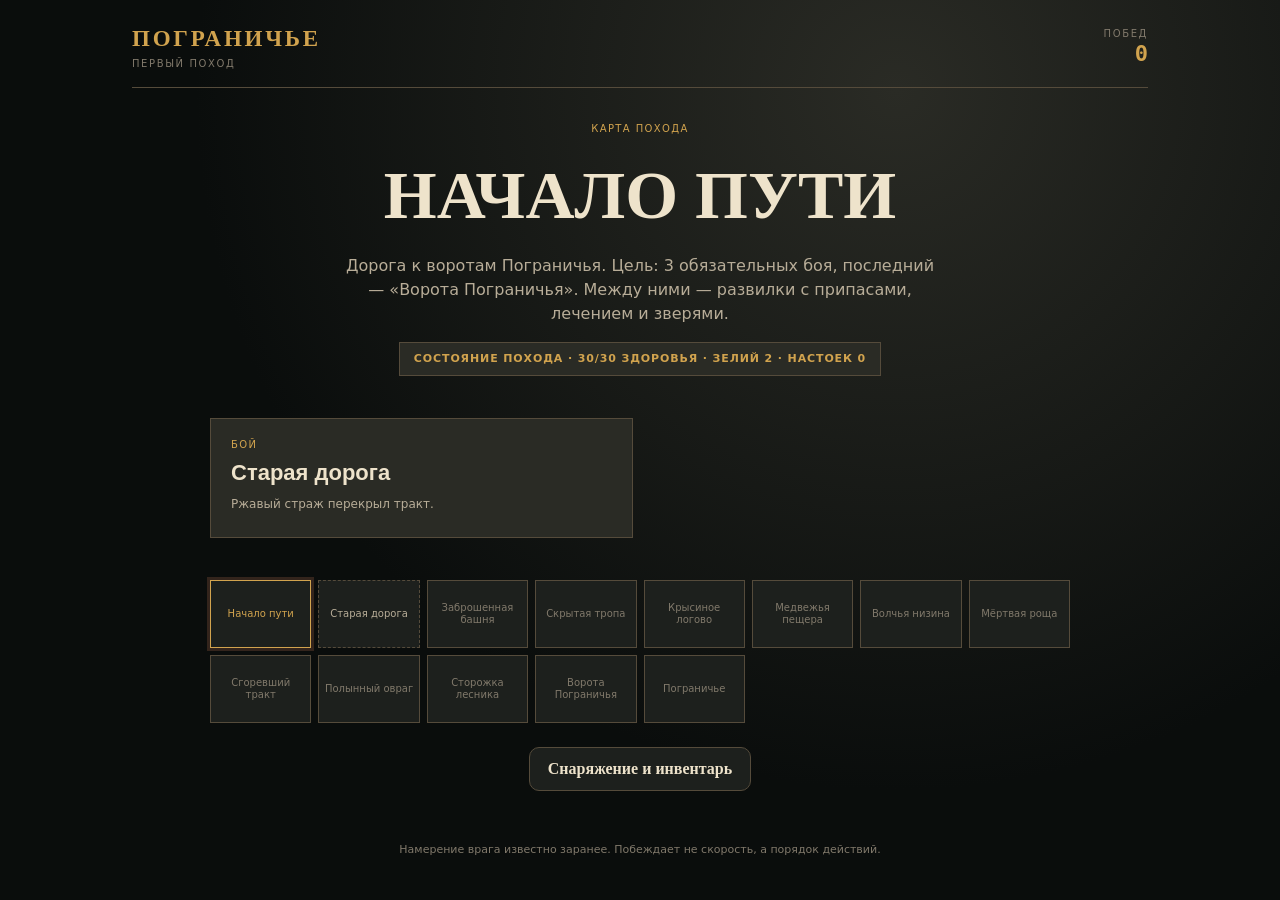
<file: index.html>
<!doctype html>
<html lang="ru">
  <head>
    <meta charset="utf-8" />
    <meta name="viewport" content="width=device-width,initial-scale=1,viewport-fit=cover,user-scalable=no" />
    <meta name="theme-color" content="#101514" />
    <title>Пограничье — тактическая браузерная RPG</title>
    <script type="module" crossorigin src="./assets/index.CPcqHk8s.js"></script>
    <link rel="stylesheet" crossorigin href="./assets/style.q1oRRShm.css">
  </head>
  <body>
    <div id="app"><div class="boot">Загружаем…</div></div>
  </body>
</html>
</file>
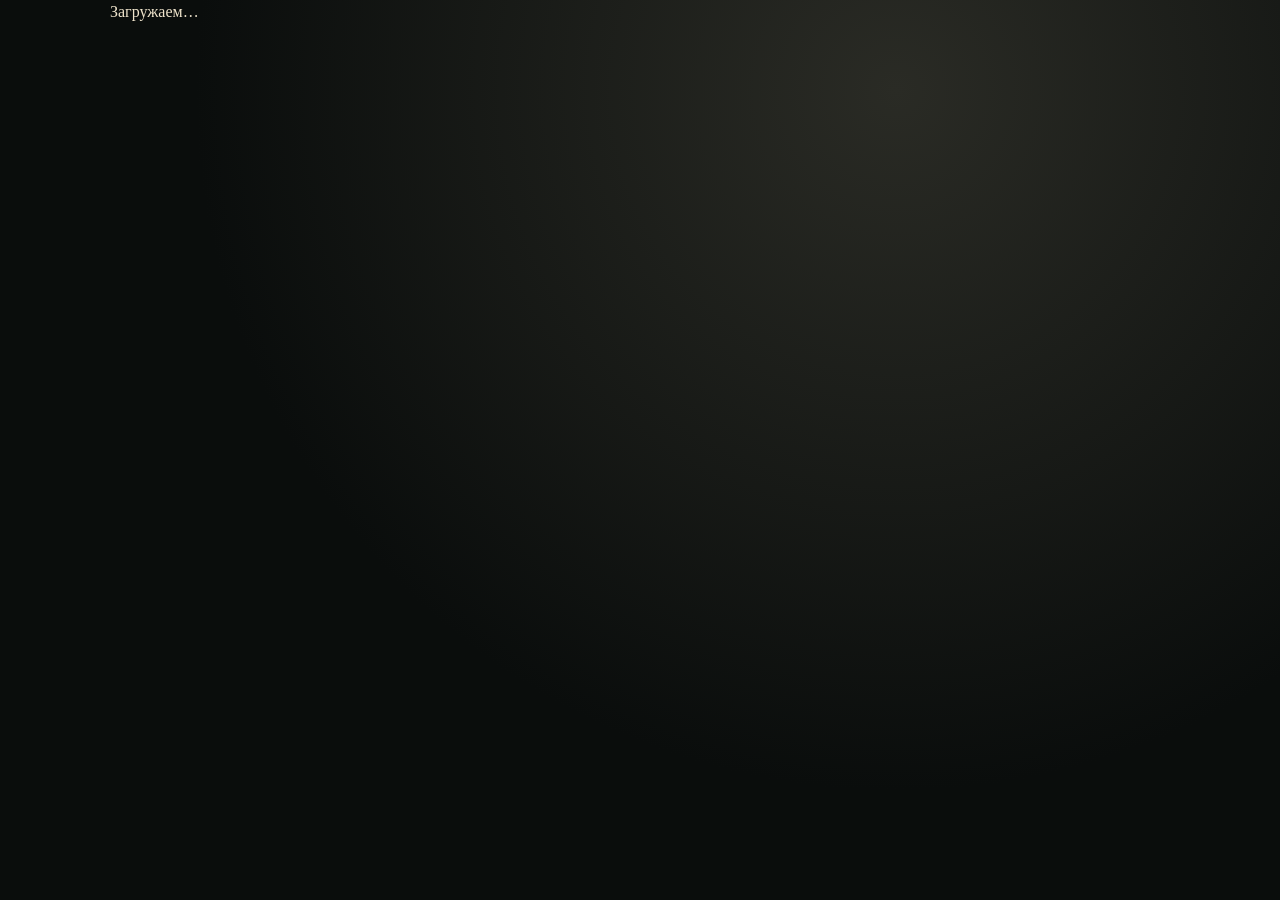
<file: vk/index.html>
<!doctype html>
<html lang="ru">
  <head>
    <meta charset="utf-8" />
    <meta name="viewport" content="width=device-width,initial-scale=1,viewport-fit=cover,user-scalable=no" />
    <meta name="theme-color" content="#101514" />
    <title>Пограничье — тактическая браузерная RPG</title>
    <script type="module" crossorigin src="./assets/index.D-fBkEnm.js"></script>
    <link rel="stylesheet" crossorigin href="./assets/style.q1oRRShm.css">
  </head>
  <body>
    <div id="app"><div class="boot">Загружаем…</div></div>
  </body>
</html>
</file>
<file: assets/style.q1oRRShm.css>
:root{--paper: #eff1ee;--surface: #ffffff;--surface-2: #e6ebe7;--ink: #16201b;--ink-2: #4a5750;--ink-3: #79887f;--line: #d2d9d3;--felt: #1f6e4e;--felt-soft: #dcebe2;--suit: #b3332b;--gold: #8c6f1e;--side-1: #1f6e4e;--side-2: #b3332b;--font-ui: "Segoe UI", system-ui, -apple-system, sans-serif;--font-num: ui-monospace, "Cascadia Mono", Consolas, monospace;--r-sm: 6px;--r-md: 10px;--r-lg: 16px;--gap-1: 4px;--gap-2: 8px;--gap-3: 14px;--gap-4: 22px;--gap-5: 34px;--tap: 44px;--shadow: 0 1px 2px rgb(22 32 27 / .06), 0 6px 20px rgb(22 32 27 / .08);--ease: cubic-bezier(.2, .7, .3, 1)}@media (prefers-color-scheme: dark){:root:not([data-theme=light]){--paper: #0f1412;--surface: #161d19;--surface-2: #1d2621;--ink: #e6ece7;--ink-2: #a7b4ac;--ink-3: #7b8a82;--line: #2a3531;--felt: #4fc08d;--felt-soft: #153024;--suit: #e8756a;--gold: #d2b061;--side-1: #4fc08d;--side-2: #e8756a;--shadow: 0 1px 2px rgb(0 0 0 / .4), 0 8px 24px rgb(0 0 0 / .35)}}:root[data-theme=dark]{--paper: #0f1412;--surface: #161d19;--surface-2: #1d2621;--ink: #e6ece7;--ink-2: #a7b4ac;--ink-3: #7b8a82;--line: #2a3531;--felt: #4fc08d;--felt-soft: #153024;--suit: #e8756a;--gold: #d2b061;--side-1: #4fc08d;--side-2: #e8756a;--shadow: 0 1px 2px rgb(0 0 0 / .4), 0 8px 24px rgb(0 0 0 / .35)}@media (prefers-reduced-motion: reduce){*,*:before,*:after{animation-duration:.01ms!important;transition-duration:.01ms!important}}*{box-sizing:border-box;-webkit-tap-highlight-color:transparent}html,body{margin:0;height:100%;overscroll-behavior:none}body{background:var(--paper);color:var(--ink);font-family:var(--font-ui);font-size:16px;line-height:1.5;user-select:none;-webkit-user-select:none}#app{height:100%;width:100%;max-width:620px;margin:0 auto;display:flex;flex-direction:column;background:var(--paper);border-inline:1px solid var(--line)}@media (max-width: 640px){#app{border-inline:0}}.screen{flex:1;display:flex;flex-direction:column;min-height:0}.screen[hidden]{display:none}.topbar{display:flex;align-items:center;gap:var(--gap-2);padding:var(--gap-2) var(--gap-3);border-bottom:1px solid var(--line);background:var(--surface);min-height:52px}.topbar .title{font-weight:600;letter-spacing:.01em}.topbar .spacer{flex:1}.btn{appearance:none;border:1px solid var(--line);background:var(--surface);color:var(--ink);font:inherit;font-weight:600;min-height:var(--tap);padding:0 18px;border-radius:var(--r-md);cursor:pointer;display:inline-flex;align-items:center;justify-content:center;gap:var(--gap-2);transition:transform .12s var(--ease),background .15s var(--ease)}.btn:active{transform:translateY(1px)}.btn:focus-visible{outline:2px solid var(--felt);outline-offset:2px}.btn.primary{background:var(--felt);border-color:var(--felt);color:#fff}:root[data-theme=dark] .btn.primary,:root:not([data-theme=light]) .btn.primary{color:#08110c}.btn.ghost{border-color:transparent;background:transparent;color:var(--ink-2);padding:0 10px}.btn.reward{border-color:var(--gold);color:var(--gold);background:transparent}.btn[disabled]{opacity:.45;pointer-events:none}.overlay{position:fixed;inset:0;background:#0a100d8c;display:grid;place-items:center;padding:var(--gap-4);z-index:40;animation:fade .18s var(--ease)}.overlay[hidden]{display:none}.dialog{background:var(--surface);border:1px solid var(--line);border-radius:var(--r-lg);box-shadow:var(--shadow);padding:var(--gap-4);width:min(420px,100%);max-height:calc(100vh - 2 * var(--gap-4));max-height:calc(100dvh - 2 * var(--gap-4));overflow-y:auto;overscroll-behavior:contain;display:flex;flex-direction:column;gap:var(--gap-3);animation:pop .22s var(--ease)}.dialog>*{flex-shrink:0}.dialog h2{margin:0;font-size:22px;letter-spacing:-.01em}.dialog p{margin:0;color:var(--ink-2)}.dialog .actions{display:flex;flex-direction:column;gap:var(--gap-2)}.toast{position:fixed;left:50%;bottom:24px;transform:translate(-50%);background:var(--ink);color:var(--paper);padding:10px 16px;border-radius:var(--r-md);font-size:14px;z-index:50;animation:fade .18s var(--ease)}@keyframes fade{0%{opacity:0}}@keyframes pop{0%{opacity:0;transform:scale(.94)}}.meta-bar{display:flex;align-items:center;gap:var(--gap-2);width:100%;min-height:var(--tap);padding:var(--gap-2) var(--gap-3);border:1px solid var(--line);border-radius:var(--r-md);background:var(--surface);color:var(--ink);font:inherit;cursor:pointer;box-shadow:var(--shadow)}.meta-bar:focus-visible{outline:3px solid var(--gold);outline-offset:2px}.meta-level{flex:none;display:grid;place-items:center;width:34px;height:34px;border-radius:50%;background:var(--felt);color:var(--paper);font-weight:700;font-variant-numeric:tabular-nums}.meta-mid{flex:1;min-width:0;display:flex;flex-direction:column;gap:4px;text-align:left}.meta-caption{font-size:13px;font-weight:600}.meta-meter{display:block;height:6px;border-radius:3px;background:var(--surface-2);overflow:hidden}.meta-fill{display:block;height:100%;background:var(--gold);border-radius:3px;transition:width .4s var(--ease)}.meta-chip{flex:none;font-size:13px;font-variant-numeric:tabular-nums;padding:3px 8px;border-radius:999px;background:var(--surface-2);color:var(--ink-2)}.meta-chip.done{background:var(--felt-soft);color:var(--felt)}.meta-panel{max-height:calc(100vh - 2 * var(--gap-4));overflow-y:auto}.meta-panel h3{margin:var(--gap-2) 0 0;font-size:15px}.meta-panel .meta-note{font-size:12px;color:var(--ink-3)}.meta-streak small{color:var(--ink-3)}.meta-tasks{list-style:none;margin:0;padding:0;display:flex;flex-direction:column;gap:var(--gap-2)}.meta-tasks li{display:flex;gap:var(--gap-2);align-items:flex-start}.meta-check{flex:none;display:grid;place-items:center;width:22px;height:22px;border-radius:50%;border:2px solid var(--line);font-size:13px;font-weight:700}.meta-tasks li.done .meta-check{border-color:var(--felt);background:var(--felt);color:var(--paper)}.meta-task-text{display:flex;flex-direction:column;font-size:14px}.meta-task-text small{color:var(--ink-3);font-size:12px}.meta-tasks li.done .meta-task-text{color:var(--ink-2)}.meta-collection-wrap h4{margin:var(--gap-2) 0 6px;font-size:12px;font-weight:600;color:var(--ink-3);text-transform:uppercase;letter-spacing:.06em}.meta-collection{display:grid;grid-template-columns:repeat(auto-fill,minmax(120px,1fr));gap:var(--gap-2)}.meta-item{display:flex;flex-direction:column;gap:6px;padding:var(--gap-2);border:1px solid var(--line);border-radius:var(--r-md);font-size:13px}.meta-item.on{border-color:var(--gold);box-shadow:inset 0 0 0 1px var(--gold)}.meta-item.locked{opacity:.55}.meta-item.locked .meta-item-title:before{content:"🔒 "}.meta-item small{color:var(--ink-3)}.meta-item .btn{min-height:36px;padding:4px 8px;font-size:13px}.shop-panel{max-height:calc(100vh - 2 * var(--gap-4));overflow-y:auto}.shop-list{display:flex;flex-direction:column;gap:var(--gap-2)}.shop-item{display:flex;flex-direction:column;gap:var(--gap-2);padding:var(--gap-3);border:1px solid var(--line);border-radius:var(--r-md);background:var(--surface)}.shop-item.bought{background:var(--surface-2)}.shop-text{display:flex;flex-direction:column;gap:2px;font-size:14px}.shop-text span{color:var(--ink-2)}.shop-text .shop-price{color:var(--ink);font-weight:600;font-variant-numeric:tabular-nums}:root{--paper:#121514;--surface:#1d201d;--surface-2:#2a2b25;--ink:#eee3cb;--ink-2:#b8ad98;--ink-3:#81796b;--line:#554b3b;--felt:#b56b3e;--felt-soft:#33241c;--suit:#aa4437;--gold:#d1a34e;--side-1:#4b896b;--side-2:#aa4437;--danger:#d15d47;--night:#0a0d0c;--armor:#8e9b91}@media (prefers-color-scheme:dark){:root:not([data-theme=light]){--paper:#121514;--surface:#1d201d;--surface-2:#2a2b25;--ink:#eee3cb;--ink-2:#b8ad98;--ink-3:#81796b;--line:#554b3b;--felt:#b56b3e;--felt-soft:#33241c;--suit:#aa4437;--gold:#d1a34e;--side-1:#4b896b;--side-2:#aa4437;--danger:#d15d47;--night:#0a0d0c;--armor:#8e9b91}}:root[data-theme=dark]{--paper:#121514;--surface:#1d201d;--surface-2:#2a2b25;--ink:#eee3cb;--ink-2:#b8ad98;--ink-3:#81796b;--line:#554b3b;--felt:#b56b3e;--felt-soft:#33241c;--suit:#aa4437;--gold:#d1a34e;--side-1:#4b896b;--side-2:#aa4437;--danger:#d15d47;--night:#0a0d0c;--armor:#8e9b91}*{box-sizing:border-box}[hidden]{display:none!important}html,body{min-height:100%;overflow:auto}body{margin:0;background:radial-gradient(circle at 70% 10%,var(--surface-2),var(--night) 58%);color:var(--ink);font-family:Georgia,serif}#app{max-width:1060px;min-height:100%;height:auto;border:0;background:transparent}main{width:100%;padding:22px}.topbar{padding:0 0 16px;background:transparent;border-color:var(--line)}.topbar>div:first-child{display:grid}.brand{color:var(--gold);font-size:23px;font-weight:800;letter-spacing:.12em}.topbar small,.record span{color:var(--ink-3);font:10px/1.4 var(--font-ui);letter-spacing:.16em}.record{margin-left:auto;text-align:right;display:grid}.record strong{color:var(--gold);font:700 22px var(--font-num)}.screen{min-height:auto}.journey{display:flex;align-items:center;justify-content:space-between;padding:18px 0 13px}.journey>span{color:var(--ink-2);font:11px var(--font-ui);letter-spacing:.12em;text-transform:uppercase}.route{display:flex;gap:8px}.route span{width:27px;height:27px;display:grid;place-items:center;border:1px solid var(--line);border-radius:50%;color:var(--ink-3);font:700 11px var(--font-num)}.route span.current{border-color:var(--gold);color:var(--gold);box-shadow:0 0 0 3px var(--felt-soft)}.route span.done{border-color:var(--side-1);background:var(--side-1);color:var(--night)}.arena{display:grid;grid-template-columns:1fr .95fr 1fr;gap:16px;align-items:stretch}.fighter,.intent,.gear-strip,.combat-panel,.result-card,.loot-card,.final-gear{border:1px solid var(--line);background:var(--surface);box-shadow:var(--shadow)}.fighter{padding:18px;display:flex;align-items:center;gap:16px;min-height:174px}.figure{width:118px;height:150px;flex:0 0 auto;position:relative;border:1px solid var(--line);background-color:var(--surface-2);background-repeat:no-repeat;overflow:hidden}.hero-figure{width:132px;height:132px;background-image:url(./hero-equipment-grid.xyD5jWz5.jpg);background-size:300% 300%;background-repeat:no-repeat}.hero-figure[data-weapon=road-blade]{background-position-x:0}.hero-figure[data-weapon=watch-cleaver]{background-position-x:50%}.hero-figure[data-weapon=warden-spear]{background-position-x:100%}.hero-figure[data-weapon=bandit-sabre]{background-position-x:50%}.hero-figure[data-weapon=outpost-mace]{background-position-x:100%}.hero-figure[data-armor=patched-coat]{background-position-y:0}.hero-figure[data-armor=chain-jacket]{background-position-y:50%}.hero-figure[data-armor=warden-shell]{background-position-y:100%}.hero-figure[data-armor=watch-cuirass]{background-position-y:50%}.hero-figure[data-armor=aventail-mail]{background-position-y:100%}.item-preview{display:block;background-image:url(./equipment-items.DTAW-Gmi.jpg);background-size:300% 200%;background-repeat:no-repeat;background-color:var(--surface-2)}.item-preview[data-item=road-blade]{background-position:0 0}.item-preview[data-item=watch-cleaver]{background-position:50% 0}.item-preview[data-item=warden-spear]{background-position:100% 0}.item-preview[data-item=patched-coat]{background-position:0 100%}.item-preview[data-item=chain-jacket]{background-position:50% 100%}.item-preview[data-item=warden-shell]{background-position:100% 100%}.item-preview[data-item=bandit-sabre],.item-preview[data-item=outpost-mace],.item-preview[data-item=watch-cuirass],.item-preview[data-item=aventail-mail]{background-image:url(./chapter-one-equipment.DaJkMlgb.jpg);background-size:200% 200%}.item-preview[data-item=bandit-sabre]{background-position:0 0}.item-preview[data-item=outpost-mace]{background-position:100% 0}.item-preview[data-item=watch-cuirass]{background-position:0 100%}.item-preview[data-item=aventail-mail]{background-position:100% 100%}.enemy-figure{background-image:url(./enemies-strip.N2--dsk2.jpg);background-size:300% 100%}.enemy-figure[data-enemy=rust-sentry]{background-position:0 center}.enemy-figure[data-enemy=ash-hound]{background-position:50% center}.enemy-figure[data-enemy=gate-warden]{background-position:100% center}.enemy-figure[data-enemy=plague-rats],.enemy-figure[data-enemy=dread-wolf],.enemy-figure[data-enemy=hollow-stag],.enemy-figure[data-enemy=scar-bear]{width:150px;height:100px;background-image:url(./beasts-grid.DlczCgeC.jpg);background-size:200% 200%}.enemy-figure[data-enemy=plague-rats]{background-position:0 0}.enemy-figure[data-enemy=dread-wolf]{background-position:100% 0}.enemy-figure[data-enemy=hollow-stag]{background-position:0 100%}.enemy-figure[data-enemy=scar-bear]{background-position:100% 100%}.enemy-figure[data-enemy=outpost-sergeant],.enemy-figure[data-enemy=row-butcher],.enemy-figure[data-enemy=toll-master],.enemy-figure[data-enemy=bog-viper],.enemy-figure[data-enemy=toll-hound]{background-image:url(./chapter-one-enemies.DTwNE8gn.jpg);background-size:500% auto}.enemy-figure[data-enemy=outpost-sergeant]{background-position:0 center}.enemy-figure[data-enemy=row-butcher]{background-position:25% center}.enemy-figure[data-enemy=toll-master]{background-position:50% center}.enemy-figure[data-enemy=bog-viper]{background-position:75% center}.enemy-figure[data-enemy=toll-hound]{background-position:100% center}.enemy-figure[data-enemy=lantern-reaper],.enemy-figure[data-enemy=iron-executioner],.enemy-figure[data-enemy=plague-doctor],.enemy-figure[data-enemy=iron-boar],.enemy-figure[data-enemy=black-ravens]{background-image:url(./chapter-two-enemies.CEPnp8A8.jpg);background-size:500% auto}.enemy-figure[data-enemy=lantern-reaper]{background-position:0 center}.enemy-figure[data-enemy=iron-executioner]{background-position:25% center}.enemy-figure[data-enemy=plague-doctor]{background-position:50% center}.enemy-figure[data-enemy=iron-boar]{background-position:75% center}.enemy-figure[data-enemy=black-ravens]{background-position:100% center}.fighter-info{flex:1;min-width:0}.fighter-info small,.intent span,.gear-strip small,.result-card>small,.chapter-mark,.ending-screen>small,.loot-card small,.city-places article>small,.city-hero small{display:block;color:var(--gold);font:10px/1.4 var(--font-ui);letter-spacing:.14em}.fighter-info strong{display:block;margin-top:7px;font-size:20px}progress{display:block;width:100%;height:13px;margin-top:14px;accent-color:var(--danger)}.hero-card progress{accent-color:var(--side-1)}.fighter-info>span{display:block;color:var(--ink-2);margin-top:5px;font:11px var(--font-ui)}.hero-card>b{color:var(--gold);font:700 20px var(--font-num);white-space:nowrap}.intent{padding:20px;border-left:4px solid var(--gold);display:flex;flex-direction:column;justify-content:center}.intent strong{display:block;margin:8px 0;font-size:22px}.intent p{margin:0;color:var(--ink-2);font:13px/1.45 var(--font-ui)}.gear-strip{display:grid;grid-template-columns:1fr 1fr;margin-top:12px}.gear-strip>div{display:flex;align-items:center;gap:12px;padding:10px 16px}.gear-strip>div+div{border-left:1px solid var(--line)}.gear-item-preview{width:58px;height:58px;flex:0 0 auto;border:1px solid var(--line)}.gear-strip p{margin:0}.gear-strip strong{display:block;font:600 13px var(--font-ui)}.combat-panel{margin-top:12px;padding:14px}.actions{display:grid;grid-template-columns:repeat(3,1fr);gap:8px}.actions button,.end-turn,.loot-card{appearance:none;min-height:var(--tap);border:1px solid var(--line);background:var(--surface-2);color:var(--ink);cursor:pointer}.actions button{padding:10px;display:grid;grid-template-columns:29px 1fr;text-align:left}.actions button>span{grid-row:1/3;color:var(--gold);font-size:21px}.actions button strong{font:700 13px var(--font-ui)}.actions button small{color:var(--ink-2);font:10px var(--font-ui)}.actions button[data-action=tincture]{grid-column:1/-1}.actions button:hover:not(:disabled),.actions button.chosen,.loot-card:hover{border-color:var(--gold);background:var(--felt-soft)}.actions button:focus-visible,.end-turn:focus-visible,.loot-card:focus-visible{outline:2px solid var(--gold);outline-offset:2px}.actions button:disabled,.end-turn:disabled{opacity:.38;cursor:default}.end-turn{width:100%;margin-top:8px;color:var(--ink-2);font:600 12px var(--font-ui)}.combat-log{min-height:58px;margin:12px 0 0;padding-left:22px;color:var(--ink-3);font:11px/1.45 var(--font-ui)}.combat-log li:first-child{color:var(--gold)}.result-card{margin-top:12px;padding:22px;text-align:center;border-color:var(--gold)}.result-card h2{margin:5px 0;font-size:24px}.result-card p{margin:0 0 15px;color:var(--ink-2);font:13px var(--font-ui)}.result-actions{display:flex;justify-content:center;gap:10px;flex-wrap:wrap}.result-card .btn,.ending-screen .btn{min-width:220px}.map-screen,.loot-screen,.inventory-screen,.ending-screen,.city-screen{max-width:860px;margin:34px auto;text-align:center}.map-screen h1,.loot-screen h1,.inventory-screen h1,.ending-screen h1,.city-screen>h1{margin:8px 0;font-size:clamp(38px,7vw,68px);text-transform:uppercase}.map-screen>p,.loot-screen>p,.inventory-screen>p,.ending-screen>p,.city-screen>p{max-width:600px;margin:0 auto 28px;color:var(--ink-2);font-family:var(--font-ui)}.map-footer-actions,.city-actions{display:flex;justify-content:center;gap:10px;flex-wrap:wrap}.city-balance{width:max-content;max-width:100%;margin:-12px auto 18px;padding:10px 15px;border:1px solid var(--gold);color:var(--gold);font:11px var(--font-ui);letter-spacing:.12em}.city-balance strong{margin-left:8px;font:700 20px var(--font-num)}.city-hero{display:flex;align-items:center;justify-content:center;gap:22px;margin-bottom:16px;padding:18px;border:1px solid var(--line);background:var(--surface);text-align:left;box-shadow:var(--shadow)}.city-hero h2{margin:4px 0 10px;font-size:25px}.city-loadout{display:grid;grid-template-columns:58px 1fr 58px 1fr;align-items:center;gap:8px;font:600 12px var(--font-ui)}.city-loadout .item-preview{width:58px;height:58px;border:1px solid var(--line)}.city-places{display:grid;grid-template-columns:1fr 1fr;gap:12px;margin-bottom:16px;text-align:left}.city-places article{padding:20px;border:1px solid var(--line);background:var(--surface);box-shadow:var(--shadow)}.city-places article h2{margin:5px 0 8px;font-size:23px}.city-places article p{min-height:50px;margin:0 0 15px;color:var(--ink-2);font:12px/1.5 var(--font-ui)}.city-places .contract-place{grid-column:1/-1}.city-places .btn{width:100%}#contract-actions{display:grid;grid-template-columns:repeat(auto-fit,minmax(180px,1fr));gap:8px}.expedition-resources{width:max-content;max-width:100%;margin:-12px auto 22px;padding:9px 14px;border:1px solid var(--line);background:var(--surface-2);color:var(--gold);font:700 11px/1.35 var(--font-ui);letter-spacing:.08em}.chapter-switcher{display:flex;justify-content:center;gap:8px;flex-wrap:wrap;margin:0 auto 20px}.chapter-choice{appearance:none;min-height:40px;padding:8px 15px;border:1px solid var(--line);background:var(--surface);color:var(--ink-2);font:700 11px var(--font-ui);letter-spacing:.08em;text-transform:uppercase;cursor:pointer}.chapter-choice:hover:not(:disabled){border-color:var(--gold);color:var(--gold)}.chapter-choice.active{border-color:var(--side-1);background:var(--felt-soft);color:var(--ink);cursor:default}.expedition-map{display:grid;grid-template-columns:repeat(auto-fit,minmax(96px,1fr));gap:7px;align-items:center;margin:24px 0}.map-node{min-height:68px;padding:9px 5px;display:grid;place-items:center;border:1px solid var(--line);background:var(--surface);color:var(--ink-3);font:10px/1.25 var(--font-ui)}.map-node.visited{color:var(--ink);border-color:var(--side-1)}.map-node.current{border-color:var(--gold);color:var(--gold);box-shadow:0 0 0 3px var(--felt-soft)}.map-node.available{border-style:dashed;color:var(--ink-2)}.map-options{display:grid;grid-template-columns:repeat(2,minmax(0,1fr));gap:14px;margin-bottom:18px}.map-choice,.inventory-card{appearance:none;border:1px solid var(--line);background:var(--surface-2);color:var(--ink);cursor:pointer;text-align:left}.map-choice{min-height:120px;padding:20px;display:grid;gap:6px}.map-choice small{color:var(--gold);font:10px var(--font-ui);letter-spacing:.14em}.map-choice strong{font-size:22px}.map-choice span{color:var(--ink-2);font:12px/1.45 var(--font-ui)}.map-choice:hover,.inventory-card:hover:not(:disabled){border-color:var(--gold);background:var(--felt-soft)}.map-choice:focus-visible,.inventory-card:focus-visible{outline:2px solid var(--gold);outline-offset:2px}.loot-list{display:grid;grid-template-columns:1fr 1fr;gap:14px}.loot-card{padding:24px;display:flex;gap:20px;align-items:center;text-align:left}.loot-preview{width:126px;height:126px;flex:0 0 auto;border:1px solid var(--line)}.loot-card strong{display:block;margin:6px 0;font-size:20px}.loot-card p{margin:0;color:var(--ink-2);font:12px/1.45 var(--font-ui)}.inventory-slots{display:grid;grid-template-columns:1fr 1fr;gap:20px;margin-bottom:24px;text-align:left}.progress-balances{display:flex;justify-content:center;gap:10px;flex-wrap:wrap;margin-bottom:14px}.marks-balance{max-width:280px;margin:0;padding:10px 14px;border:1px solid var(--gold);color:var(--gold);font:11px var(--font-ui);letter-spacing:.12em}.marks-balance strong{margin-left:8px;font:700 20px var(--font-num)}.talent-list{display:grid;grid-template-columns:repeat(3,1fr);gap:10px;margin-bottom:20px}.talent-card{appearance:none;padding:14px;display:grid;gap:6px;border:1px solid var(--line);background:var(--surface-2);color:var(--ink);text-align:left;cursor:pointer}.talent-card strong{color:var(--gold);font-size:18px}.talent-card span{color:var(--ink-2);font:11px/1.4 var(--font-ui)}.talent-card small{font:10px var(--font-ui)}.talent-card:hover:not(:disabled){border-color:var(--gold);background:var(--felt-soft)}.talent-card:disabled{opacity:.55;cursor:default}.inventory-slots>section{padding:16px;border:1px solid var(--line);background:var(--surface)}.inventory-slots h2{margin:0 0 12px;color:var(--gold);font-size:20px}.inventory-list{display:grid;gap:9px}.inventory-card{width:100%;padding:10px;display:flex;align-items:center;gap:12px}.inventory-card.equipped{border-color:var(--side-1);cursor:default}.inventory-preview{width:76px;height:76px;flex:0 0 auto;border:1px solid var(--line)}.inventory-card>span:last-child{display:grid;gap:4px}.inventory-card strong{font-size:16px}.inventory-card small{color:var(--ink-2);font:11px var(--font-ui)}.inventory-card b{color:var(--gold);font:10px var(--font-ui);letter-spacing:.1em}.ending-actions{display:flex;justify-content:center;gap:10px;flex-wrap:wrap}.gate{margin:0 auto 15px;width:145px;height:145px;display:grid;place-items:center;border:1px solid var(--gold);color:var(--gold);font-size:92px}.final-gear{margin:0 auto 22px;padding:14px;max-width:460px;color:var(--gold);font:600 14px var(--font-ui)}.seal-status{max-width:560px;margin:0 auto 14px;padding:12px 16px;border:1px solid var(--gold);background:var(--felt-soft);color:var(--gold);font:700 12px/1.5 var(--font-ui);letter-spacing:.06em}footer{padding:18px 0 0;text-align:center;color:var(--ink-3);font:11px var(--font-ui)}@media (max-width:780px){main{padding:12px}.arena{grid-template-columns:1fr 1fr}.intent{grid-column:1/-1;grid-row:1;min-height:110px}.fighter{min-height:145px;padding:12px}.figure{width:86px;height:112px}.hero-figure{width:100px;height:100px}.actions{grid-template-columns:1fr 1fr}}@media (max-width:520px){.brand{font-size:18px}.journey{align-items:flex-start;gap:10px}.journey>span{max-width:190px}.arena{display:flex;flex-direction:column}.intent{order:-1}.fighter{min-height:116px}.gear-strip{font-size:11px}.gear-strip>div{padding:9px;gap:5px}.gear-item-preview{width:46px;height:46px}.loot-list{grid-template-columns:1fr}.map-screen,.loot-screen,.inventory-screen,.ending-screen,.city-screen{margin-top:24px}.expedition-map{grid-template-columns:repeat(4,1fr)}.map-options,.inventory-slots,.talent-list{grid-template-columns:1fr}.city-hero{align-items:flex-start;gap:12px;padding:12px}.city-loadout{grid-template-columns:50px 1fr}.city-loadout .item-preview{width:50px;height:50px}.city-places{grid-template-columns:1fr}.city-places .contract-place{grid-column:auto}#contract-actions{grid-template-columns:1fr}}.coach{margin:0 0 10px;padding:12px 14px;border:1px solid var(--gold);border-left-width:4px;background:var(--felt-soft);text-align:left}.coach small{display:block;color:var(--gold);font:10px/1.4 var(--font-ui);letter-spacing:.14em}.coach p{margin:5px 0 0;color:var(--ink);font:13px/1.45 var(--font-ui)}.turn-meter{margin:0 0 10px;color:var(--ink-2);font:11px/1.4 var(--font-ui)}.actions button.suggested:not(:disabled),.end-turn.suggested:not(:disabled){border-color:var(--gold);box-shadow:0 0 0 2px var(--gold) inset}.result-advice{max-width:560px;margin:4px auto 12px!important;padding:10px 14px;border:1px solid var(--line);background:var(--surface-2);color:var(--ink)!important;font:13px/1.45 var(--font-ui)!important}.city-places .teacher-place{grid-column:1/-1}.teacher-place .talent-list{margin-bottom:0}.run-summary{max-width:560px;margin:0 auto 14px;padding:14px 16px;border:1px solid var(--line);background:var(--surface);text-align:left;font:13px/1.5 var(--font-ui);color:var(--ink-2)}.run-summary p{margin:0 0 6px}.run-summary ul{margin:0;padding-left:20px;color:var(--ink)}.run-summary .summary-bonus{color:var(--gold);font-weight:700}.run-summary .summary-balance{color:var(--ink);font-weight:700}.run-summary .summary-heading{margin-top:8px;color:var(--gold)}.loot-compare{margin-top:6px!important;color:var(--ink)!important;font-weight:600}.loot-skip{margin-top:14px}@media (max-width:520px){.city-places .teacher-place{grid-column:auto}}.consent{max-width:560px;margin:0 auto 18px;padding:14px 16px;border:1px solid var(--gold);background:var(--surface);box-shadow:var(--shadow);text-align:left;font:13px/1.45 var(--font-ui)}.consent strong{display:block;color:var(--gold);font:10px/1.4 var(--font-ui);letter-spacing:.14em;text-transform:uppercase}.consent p{margin:6px 0 8px;color:var(--ink)}.consent a{display:inline-block;margin-bottom:10px;color:var(--gold)}.consent-actions{display:flex;gap:8px;flex-wrap:wrap}.consent-actions .btn{flex:1 1 140px}.stats-toggle{display:block;margin:10px auto 0;min-height:44px;padding:8px 12px;border:1px solid var(--line);background:transparent;color:var(--ink-2);font:11px var(--font-ui);cursor:pointer}.hero-screen,.patrol-screen{max-width:860px;margin:34px auto;text-align:center}.hero-screen>h1,.patrol-screen>h1{margin:8px 0;font-size:clamp(38px,7vw,68px);text-transform:uppercase}.hero-screen>p,.patrol-screen>p{max-width:600px;margin:0 auto 22px;color:var(--ink-2);font-family:var(--font-ui)}.hero-summary{display:flex;justify-content:center;gap:10px;flex-wrap:wrap}.hero-summary .city-balance{margin:0}.hero-xp{max-width:420px;margin:16px auto 6px;accent-color:var(--gold)}.hero-screen>p.hero-xp-copy{margin-bottom:18px;font-size:12px}.hero-stats{display:grid;grid-template-columns:repeat(4,1fr);gap:8px;margin-bottom:8px}.hero-stat{display:grid;gap:4px;align-content:start;padding:12px;border:1px solid var(--line);background:var(--surface);text-align:left}.hero-stat strong{font:700 13px var(--font-ui)}.hero-stat small{color:var(--ink-2);font:11px/1.4 var(--font-ui)}.hero-stat .btn{margin-top:6px;min-height:var(--tap)}.hero-heading{margin:22px 0 10px;color:var(--gold);font:700 11px var(--font-ui);letter-spacing:.14em;text-transform:uppercase}.hero-slots,.hero-bag,.hero-forge{display:grid;grid-template-columns:repeat(3,1fr);gap:10px;text-align:left}.hero-slot,.hero-item{display:grid;gap:5px;align-content:start;padding:14px;border:1px solid var(--line);background:var(--surface);box-shadow:var(--shadow)}.hero-slot.empty{border-style:dashed;box-shadow:none;color:var(--ink-3)}.hero-slot.fine,.hero-item.fine{border-color:var(--side-1)}.hero-slot.master,.hero-item.master{border-color:var(--gold)}.hero-slot small,.hero-item small{color:var(--gold);font:10px/1.4 var(--font-ui);letter-spacing:.12em}.hero-slot strong,.hero-item strong{font-size:17px}.hero-slot span,.hero-item span{color:var(--ink-2);font:12px/1.4 var(--font-ui)}.hero-item b{color:var(--gold);font:700 12px var(--font-ui)}.hero-slot .btn{width:100%;margin-top:4px}.hero-sockets{display:grid;gap:6px;margin-top:4px}.socket{appearance:none;min-height:var(--tap);padding:6px 10px;border:1px dashed var(--line);background:var(--surface-2);color:var(--ink-2);font:12px var(--font-ui);cursor:pointer;text-align:left}.socket.filled{border-style:solid;border-color:var(--gold);color:var(--ink)}.socket:disabled{opacity:.55;cursor:default}.socket:hover:not(:disabled),.rune-chip:hover{border-color:var(--gold)}.hero-runes{display:flex;justify-content:center;gap:8px;flex-wrap:wrap}.rune-chip{appearance:none;min-height:var(--tap);padding:8px 14px;border:1px solid var(--line);background:var(--surface);color:var(--ink);font:12px var(--font-ui);cursor:pointer}.rune-chip.selected{border-color:var(--gold);background:var(--felt-soft);box-shadow:0 0 0 2px var(--gold) inset}.socket:focus-visible,.rune-chip:focus-visible{outline:2px solid var(--gold);outline-offset:2px}.hero-screen>p.hero-hint,.hero-hint{grid-column:1/-1;margin:0 auto 10px;color:var(--ink-3);font:12px/1.45 var(--font-ui)}.patrol-list{display:grid;grid-template-columns:repeat(2,minmax(0,1fr));gap:12px;margin-bottom:18px}.patrol-screen>p.patrol-notice{max-width:560px;margin:-8px auto 18px;padding:12px 14px;border:1px solid var(--gold);background:var(--felt-soft);color:var(--ink);font:600 13px/1.45 var(--font-ui)}.city-places .patrol-place{grid-column:1/-1;border-color:var(--gold)}@media (max-width:720px){.hero-stats,.hero-slots,.hero-bag,.hero-forge{grid-template-columns:repeat(2,1fr)}}@media (max-width:520px){.hero-screen,.patrol-screen{margin-top:24px}.hero-slots,.hero-bag,.hero-forge,.patrol-list{grid-template-columns:1fr}.city-places .patrol-place{grid-column:auto}}.hero-screen>p.patron-notice{max-width:560px;margin:12px auto 0;padding:10px 14px;border:1px solid var(--gold);background:var(--felt-soft);color:var(--ink);font:600 12px/1.45 var(--font-ui)}.hero-actions{margin-top:24px}.hero-actions .btn{min-width:200px}.patrol-tiers{display:flex;flex-wrap:wrap;align-items:center;gap:6px;margin:6px 0 12px}.patrol-tiers .tier-chip{min-width:44px;min-height:44px}
</file>
<file: vk/assets/style.q1oRRShm.css>
:root{--paper: #eff1ee;--surface: #ffffff;--surface-2: #e6ebe7;--ink: #16201b;--ink-2: #4a5750;--ink-3: #79887f;--line: #d2d9d3;--felt: #1f6e4e;--felt-soft: #dcebe2;--suit: #b3332b;--gold: #8c6f1e;--side-1: #1f6e4e;--side-2: #b3332b;--font-ui: "Segoe UI", system-ui, -apple-system, sans-serif;--font-num: ui-monospace, "Cascadia Mono", Consolas, monospace;--r-sm: 6px;--r-md: 10px;--r-lg: 16px;--gap-1: 4px;--gap-2: 8px;--gap-3: 14px;--gap-4: 22px;--gap-5: 34px;--tap: 44px;--shadow: 0 1px 2px rgb(22 32 27 / .06), 0 6px 20px rgb(22 32 27 / .08);--ease: cubic-bezier(.2, .7, .3, 1)}@media (prefers-color-scheme: dark){:root:not([data-theme=light]){--paper: #0f1412;--surface: #161d19;--surface-2: #1d2621;--ink: #e6ece7;--ink-2: #a7b4ac;--ink-3: #7b8a82;--line: #2a3531;--felt: #4fc08d;--felt-soft: #153024;--suit: #e8756a;--gold: #d2b061;--side-1: #4fc08d;--side-2: #e8756a;--shadow: 0 1px 2px rgb(0 0 0 / .4), 0 8px 24px rgb(0 0 0 / .35)}}:root[data-theme=dark]{--paper: #0f1412;--surface: #161d19;--surface-2: #1d2621;--ink: #e6ece7;--ink-2: #a7b4ac;--ink-3: #7b8a82;--line: #2a3531;--felt: #4fc08d;--felt-soft: #153024;--suit: #e8756a;--gold: #d2b061;--side-1: #4fc08d;--side-2: #e8756a;--shadow: 0 1px 2px rgb(0 0 0 / .4), 0 8px 24px rgb(0 0 0 / .35)}@media (prefers-reduced-motion: reduce){*,*:before,*:after{animation-duration:.01ms!important;transition-duration:.01ms!important}}*{box-sizing:border-box;-webkit-tap-highlight-color:transparent}html,body{margin:0;height:100%;overscroll-behavior:none}body{background:var(--paper);color:var(--ink);font-family:var(--font-ui);font-size:16px;line-height:1.5;user-select:none;-webkit-user-select:none}#app{height:100%;width:100%;max-width:620px;margin:0 auto;display:flex;flex-direction:column;background:var(--paper);border-inline:1px solid var(--line)}@media (max-width: 640px){#app{border-inline:0}}.screen{flex:1;display:flex;flex-direction:column;min-height:0}.screen[hidden]{display:none}.topbar{display:flex;align-items:center;gap:var(--gap-2);padding:var(--gap-2) var(--gap-3);border-bottom:1px solid var(--line);background:var(--surface);min-height:52px}.topbar .title{font-weight:600;letter-spacing:.01em}.topbar .spacer{flex:1}.btn{appearance:none;border:1px solid var(--line);background:var(--surface);color:var(--ink);font:inherit;font-weight:600;min-height:var(--tap);padding:0 18px;border-radius:var(--r-md);cursor:pointer;display:inline-flex;align-items:center;justify-content:center;gap:var(--gap-2);transition:transform .12s var(--ease),background .15s var(--ease)}.btn:active{transform:translateY(1px)}.btn:focus-visible{outline:2px solid var(--felt);outline-offset:2px}.btn.primary{background:var(--felt);border-color:var(--felt);color:#fff}:root[data-theme=dark] .btn.primary,:root:not([data-theme=light]) .btn.primary{color:#08110c}.btn.ghost{border-color:transparent;background:transparent;color:var(--ink-2);padding:0 10px}.btn.reward{border-color:var(--gold);color:var(--gold);background:transparent}.btn[disabled]{opacity:.45;pointer-events:none}.overlay{position:fixed;inset:0;background:#0a100d8c;display:grid;place-items:center;padding:var(--gap-4);z-index:40;animation:fade .18s var(--ease)}.overlay[hidden]{display:none}.dialog{background:var(--surface);border:1px solid var(--line);border-radius:var(--r-lg);box-shadow:var(--shadow);padding:var(--gap-4);width:min(420px,100%);max-height:calc(100vh - 2 * var(--gap-4));max-height:calc(100dvh - 2 * var(--gap-4));overflow-y:auto;overscroll-behavior:contain;display:flex;flex-direction:column;gap:var(--gap-3);animation:pop .22s var(--ease)}.dialog>*{flex-shrink:0}.dialog h2{margin:0;font-size:22px;letter-spacing:-.01em}.dialog p{margin:0;color:var(--ink-2)}.dialog .actions{display:flex;flex-direction:column;gap:var(--gap-2)}.toast{position:fixed;left:50%;bottom:24px;transform:translate(-50%);background:var(--ink);color:var(--paper);padding:10px 16px;border-radius:var(--r-md);font-size:14px;z-index:50;animation:fade .18s var(--ease)}@keyframes fade{0%{opacity:0}}@keyframes pop{0%{opacity:0;transform:scale(.94)}}.meta-bar{display:flex;align-items:center;gap:var(--gap-2);width:100%;min-height:var(--tap);padding:var(--gap-2) var(--gap-3);border:1px solid var(--line);border-radius:var(--r-md);background:var(--surface);color:var(--ink);font:inherit;cursor:pointer;box-shadow:var(--shadow)}.meta-bar:focus-visible{outline:3px solid var(--gold);outline-offset:2px}.meta-level{flex:none;display:grid;place-items:center;width:34px;height:34px;border-radius:50%;background:var(--felt);color:var(--paper);font-weight:700;font-variant-numeric:tabular-nums}.meta-mid{flex:1;min-width:0;display:flex;flex-direction:column;gap:4px;text-align:left}.meta-caption{font-size:13px;font-weight:600}.meta-meter{display:block;height:6px;border-radius:3px;background:var(--surface-2);overflow:hidden}.meta-fill{display:block;height:100%;background:var(--gold);border-radius:3px;transition:width .4s var(--ease)}.meta-chip{flex:none;font-size:13px;font-variant-numeric:tabular-nums;padding:3px 8px;border-radius:999px;background:var(--surface-2);color:var(--ink-2)}.meta-chip.done{background:var(--felt-soft);color:var(--felt)}.meta-panel{max-height:calc(100vh - 2 * var(--gap-4));overflow-y:auto}.meta-panel h3{margin:var(--gap-2) 0 0;font-size:15px}.meta-panel .meta-note{font-size:12px;color:var(--ink-3)}.meta-streak small{color:var(--ink-3)}.meta-tasks{list-style:none;margin:0;padding:0;display:flex;flex-direction:column;gap:var(--gap-2)}.meta-tasks li{display:flex;gap:var(--gap-2);align-items:flex-start}.meta-check{flex:none;display:grid;place-items:center;width:22px;height:22px;border-radius:50%;border:2px solid var(--line);font-size:13px;font-weight:700}.meta-tasks li.done .meta-check{border-color:var(--felt);background:var(--felt);color:var(--paper)}.meta-task-text{display:flex;flex-direction:column;font-size:14px}.meta-task-text small{color:var(--ink-3);font-size:12px}.meta-tasks li.done .meta-task-text{color:var(--ink-2)}.meta-collection-wrap h4{margin:var(--gap-2) 0 6px;font-size:12px;font-weight:600;color:var(--ink-3);text-transform:uppercase;letter-spacing:.06em}.meta-collection{display:grid;grid-template-columns:repeat(auto-fill,minmax(120px,1fr));gap:var(--gap-2)}.meta-item{display:flex;flex-direction:column;gap:6px;padding:var(--gap-2);border:1px solid var(--line);border-radius:var(--r-md);font-size:13px}.meta-item.on{border-color:var(--gold);box-shadow:inset 0 0 0 1px var(--gold)}.meta-item.locked{opacity:.55}.meta-item.locked .meta-item-title:before{content:"🔒 "}.meta-item small{color:var(--ink-3)}.meta-item .btn{min-height:36px;padding:4px 8px;font-size:13px}.shop-panel{max-height:calc(100vh - 2 * var(--gap-4));overflow-y:auto}.shop-list{display:flex;flex-direction:column;gap:var(--gap-2)}.shop-item{display:flex;flex-direction:column;gap:var(--gap-2);padding:var(--gap-3);border:1px solid var(--line);border-radius:var(--r-md);background:var(--surface)}.shop-item.bought{background:var(--surface-2)}.shop-text{display:flex;flex-direction:column;gap:2px;font-size:14px}.shop-text span{color:var(--ink-2)}.shop-text .shop-price{color:var(--ink);font-weight:600;font-variant-numeric:tabular-nums}:root{--paper:#121514;--surface:#1d201d;--surface-2:#2a2b25;--ink:#eee3cb;--ink-2:#b8ad98;--ink-3:#81796b;--line:#554b3b;--felt:#b56b3e;--felt-soft:#33241c;--suit:#aa4437;--gold:#d1a34e;--side-1:#4b896b;--side-2:#aa4437;--danger:#d15d47;--night:#0a0d0c;--armor:#8e9b91}@media (prefers-color-scheme:dark){:root:not([data-theme=light]){--paper:#121514;--surface:#1d201d;--surface-2:#2a2b25;--ink:#eee3cb;--ink-2:#b8ad98;--ink-3:#81796b;--line:#554b3b;--felt:#b56b3e;--felt-soft:#33241c;--suit:#aa4437;--gold:#d1a34e;--side-1:#4b896b;--side-2:#aa4437;--danger:#d15d47;--night:#0a0d0c;--armor:#8e9b91}}:root[data-theme=dark]{--paper:#121514;--surface:#1d201d;--surface-2:#2a2b25;--ink:#eee3cb;--ink-2:#b8ad98;--ink-3:#81796b;--line:#554b3b;--felt:#b56b3e;--felt-soft:#33241c;--suit:#aa4437;--gold:#d1a34e;--side-1:#4b896b;--side-2:#aa4437;--danger:#d15d47;--night:#0a0d0c;--armor:#8e9b91}*{box-sizing:border-box}[hidden]{display:none!important}html,body{min-height:100%;overflow:auto}body{margin:0;background:radial-gradient(circle at 70% 10%,var(--surface-2),var(--night) 58%);color:var(--ink);font-family:Georgia,serif}#app{max-width:1060px;min-height:100%;height:auto;border:0;background:transparent}main{width:100%;padding:22px}.topbar{padding:0 0 16px;background:transparent;border-color:var(--line)}.topbar>div:first-child{display:grid}.brand{color:var(--gold);font-size:23px;font-weight:800;letter-spacing:.12em}.topbar small,.record span{color:var(--ink-3);font:10px/1.4 var(--font-ui);letter-spacing:.16em}.record{margin-left:auto;text-align:right;display:grid}.record strong{color:var(--gold);font:700 22px var(--font-num)}.screen{min-height:auto}.journey{display:flex;align-items:center;justify-content:space-between;padding:18px 0 13px}.journey>span{color:var(--ink-2);font:11px var(--font-ui);letter-spacing:.12em;text-transform:uppercase}.route{display:flex;gap:8px}.route span{width:27px;height:27px;display:grid;place-items:center;border:1px solid var(--line);border-radius:50%;color:var(--ink-3);font:700 11px var(--font-num)}.route span.current{border-color:var(--gold);color:var(--gold);box-shadow:0 0 0 3px var(--felt-soft)}.route span.done{border-color:var(--side-1);background:var(--side-1);color:var(--night)}.arena{display:grid;grid-template-columns:1fr .95fr 1fr;gap:16px;align-items:stretch}.fighter,.intent,.gear-strip,.combat-panel,.result-card,.loot-card,.final-gear{border:1px solid var(--line);background:var(--surface);box-shadow:var(--shadow)}.fighter{padding:18px;display:flex;align-items:center;gap:16px;min-height:174px}.figure{width:118px;height:150px;flex:0 0 auto;position:relative;border:1px solid var(--line);background-color:var(--surface-2);background-repeat:no-repeat;overflow:hidden}.hero-figure{width:132px;height:132px;background-image:url(./hero-equipment-grid.xyD5jWz5.jpg);background-size:300% 300%;background-repeat:no-repeat}.hero-figure[data-weapon=road-blade]{background-position-x:0}.hero-figure[data-weapon=watch-cleaver]{background-position-x:50%}.hero-figure[data-weapon=warden-spear]{background-position-x:100%}.hero-figure[data-weapon=bandit-sabre]{background-position-x:50%}.hero-figure[data-weapon=outpost-mace]{background-position-x:100%}.hero-figure[data-armor=patched-coat]{background-position-y:0}.hero-figure[data-armor=chain-jacket]{background-position-y:50%}.hero-figure[data-armor=warden-shell]{background-position-y:100%}.hero-figure[data-armor=watch-cuirass]{background-position-y:50%}.hero-figure[data-armor=aventail-mail]{background-position-y:100%}.item-preview{display:block;background-image:url(./equipment-items.DTAW-Gmi.jpg);background-size:300% 200%;background-repeat:no-repeat;background-color:var(--surface-2)}.item-preview[data-item=road-blade]{background-position:0 0}.item-preview[data-item=watch-cleaver]{background-position:50% 0}.item-preview[data-item=warden-spear]{background-position:100% 0}.item-preview[data-item=patched-coat]{background-position:0 100%}.item-preview[data-item=chain-jacket]{background-position:50% 100%}.item-preview[data-item=warden-shell]{background-position:100% 100%}.item-preview[data-item=bandit-sabre],.item-preview[data-item=outpost-mace],.item-preview[data-item=watch-cuirass],.item-preview[data-item=aventail-mail]{background-image:url(./chapter-one-equipment.DaJkMlgb.jpg);background-size:200% 200%}.item-preview[data-item=bandit-sabre]{background-position:0 0}.item-preview[data-item=outpost-mace]{background-position:100% 0}.item-preview[data-item=watch-cuirass]{background-position:0 100%}.item-preview[data-item=aventail-mail]{background-position:100% 100%}.enemy-figure{background-image:url(./enemies-strip.N2--dsk2.jpg);background-size:300% 100%}.enemy-figure[data-enemy=rust-sentry]{background-position:0 center}.enemy-figure[data-enemy=ash-hound]{background-position:50% center}.enemy-figure[data-enemy=gate-warden]{background-position:100% center}.enemy-figure[data-enemy=plague-rats],.enemy-figure[data-enemy=dread-wolf],.enemy-figure[data-enemy=hollow-stag],.enemy-figure[data-enemy=scar-bear]{width:150px;height:100px;background-image:url(./beasts-grid.DlczCgeC.jpg);background-size:200% 200%}.enemy-figure[data-enemy=plague-rats]{background-position:0 0}.enemy-figure[data-enemy=dread-wolf]{background-position:100% 0}.enemy-figure[data-enemy=hollow-stag]{background-position:0 100%}.enemy-figure[data-enemy=scar-bear]{background-position:100% 100%}.enemy-figure[data-enemy=outpost-sergeant],.enemy-figure[data-enemy=row-butcher],.enemy-figure[data-enemy=toll-master],.enemy-figure[data-enemy=bog-viper],.enemy-figure[data-enemy=toll-hound]{background-image:url(./chapter-one-enemies.DTwNE8gn.jpg);background-size:500% auto}.enemy-figure[data-enemy=outpost-sergeant]{background-position:0 center}.enemy-figure[data-enemy=row-butcher]{background-position:25% center}.enemy-figure[data-enemy=toll-master]{background-position:50% center}.enemy-figure[data-enemy=bog-viper]{background-position:75% center}.enemy-figure[data-enemy=toll-hound]{background-position:100% center}.enemy-figure[data-enemy=lantern-reaper],.enemy-figure[data-enemy=iron-executioner],.enemy-figure[data-enemy=plague-doctor],.enemy-figure[data-enemy=iron-boar],.enemy-figure[data-enemy=black-ravens]{background-image:url(./chapter-two-enemies.CEPnp8A8.jpg);background-size:500% auto}.enemy-figure[data-enemy=lantern-reaper]{background-position:0 center}.enemy-figure[data-enemy=iron-executioner]{background-position:25% center}.enemy-figure[data-enemy=plague-doctor]{background-position:50% center}.enemy-figure[data-enemy=iron-boar]{background-position:75% center}.enemy-figure[data-enemy=black-ravens]{background-position:100% center}.fighter-info{flex:1;min-width:0}.fighter-info small,.intent span,.gear-strip small,.result-card>small,.chapter-mark,.ending-screen>small,.loot-card small,.city-places article>small,.city-hero small{display:block;color:var(--gold);font:10px/1.4 var(--font-ui);letter-spacing:.14em}.fighter-info strong{display:block;margin-top:7px;font-size:20px}progress{display:block;width:100%;height:13px;margin-top:14px;accent-color:var(--danger)}.hero-card progress{accent-color:var(--side-1)}.fighter-info>span{display:block;color:var(--ink-2);margin-top:5px;font:11px var(--font-ui)}.hero-card>b{color:var(--gold);font:700 20px var(--font-num);white-space:nowrap}.intent{padding:20px;border-left:4px solid var(--gold);display:flex;flex-direction:column;justify-content:center}.intent strong{display:block;margin:8px 0;font-size:22px}.intent p{margin:0;color:var(--ink-2);font:13px/1.45 var(--font-ui)}.gear-strip{display:grid;grid-template-columns:1fr 1fr;margin-top:12px}.gear-strip>div{display:flex;align-items:center;gap:12px;padding:10px 16px}.gear-strip>div+div{border-left:1px solid var(--line)}.gear-item-preview{width:58px;height:58px;flex:0 0 auto;border:1px solid var(--line)}.gear-strip p{margin:0}.gear-strip strong{display:block;font:600 13px var(--font-ui)}.combat-panel{margin-top:12px;padding:14px}.actions{display:grid;grid-template-columns:repeat(3,1fr);gap:8px}.actions button,.end-turn,.loot-card{appearance:none;min-height:var(--tap);border:1px solid var(--line);background:var(--surface-2);color:var(--ink);cursor:pointer}.actions button{padding:10px;display:grid;grid-template-columns:29px 1fr;text-align:left}.actions button>span{grid-row:1/3;color:var(--gold);font-size:21px}.actions button strong{font:700 13px var(--font-ui)}.actions button small{color:var(--ink-2);font:10px var(--font-ui)}.actions button[data-action=tincture]{grid-column:1/-1}.actions button:hover:not(:disabled),.actions button.chosen,.loot-card:hover{border-color:var(--gold);background:var(--felt-soft)}.actions button:focus-visible,.end-turn:focus-visible,.loot-card:focus-visible{outline:2px solid var(--gold);outline-offset:2px}.actions button:disabled,.end-turn:disabled{opacity:.38;cursor:default}.end-turn{width:100%;margin-top:8px;color:var(--ink-2);font:600 12px var(--font-ui)}.combat-log{min-height:58px;margin:12px 0 0;padding-left:22px;color:var(--ink-3);font:11px/1.45 var(--font-ui)}.combat-log li:first-child{color:var(--gold)}.result-card{margin-top:12px;padding:22px;text-align:center;border-color:var(--gold)}.result-card h2{margin:5px 0;font-size:24px}.result-card p{margin:0 0 15px;color:var(--ink-2);font:13px var(--font-ui)}.result-actions{display:flex;justify-content:center;gap:10px;flex-wrap:wrap}.result-card .btn,.ending-screen .btn{min-width:220px}.map-screen,.loot-screen,.inventory-screen,.ending-screen,.city-screen{max-width:860px;margin:34px auto;text-align:center}.map-screen h1,.loot-screen h1,.inventory-screen h1,.ending-screen h1,.city-screen>h1{margin:8px 0;font-size:clamp(38px,7vw,68px);text-transform:uppercase}.map-screen>p,.loot-screen>p,.inventory-screen>p,.ending-screen>p,.city-screen>p{max-width:600px;margin:0 auto 28px;color:var(--ink-2);font-family:var(--font-ui)}.map-footer-actions,.city-actions{display:flex;justify-content:center;gap:10px;flex-wrap:wrap}.city-balance{width:max-content;max-width:100%;margin:-12px auto 18px;padding:10px 15px;border:1px solid var(--gold);color:var(--gold);font:11px var(--font-ui);letter-spacing:.12em}.city-balance strong{margin-left:8px;font:700 20px var(--font-num)}.city-hero{display:flex;align-items:center;justify-content:center;gap:22px;margin-bottom:16px;padding:18px;border:1px solid var(--line);background:var(--surface);text-align:left;box-shadow:var(--shadow)}.city-hero h2{margin:4px 0 10px;font-size:25px}.city-loadout{display:grid;grid-template-columns:58px 1fr 58px 1fr;align-items:center;gap:8px;font:600 12px var(--font-ui)}.city-loadout .item-preview{width:58px;height:58px;border:1px solid var(--line)}.city-places{display:grid;grid-template-columns:1fr 1fr;gap:12px;margin-bottom:16px;text-align:left}.city-places article{padding:20px;border:1px solid var(--line);background:var(--surface);box-shadow:var(--shadow)}.city-places article h2{margin:5px 0 8px;font-size:23px}.city-places article p{min-height:50px;margin:0 0 15px;color:var(--ink-2);font:12px/1.5 var(--font-ui)}.city-places .contract-place{grid-column:1/-1}.city-places .btn{width:100%}#contract-actions{display:grid;grid-template-columns:repeat(auto-fit,minmax(180px,1fr));gap:8px}.expedition-resources{width:max-content;max-width:100%;margin:-12px auto 22px;padding:9px 14px;border:1px solid var(--line);background:var(--surface-2);color:var(--gold);font:700 11px/1.35 var(--font-ui);letter-spacing:.08em}.chapter-switcher{display:flex;justify-content:center;gap:8px;flex-wrap:wrap;margin:0 auto 20px}.chapter-choice{appearance:none;min-height:40px;padding:8px 15px;border:1px solid var(--line);background:var(--surface);color:var(--ink-2);font:700 11px var(--font-ui);letter-spacing:.08em;text-transform:uppercase;cursor:pointer}.chapter-choice:hover:not(:disabled){border-color:var(--gold);color:var(--gold)}.chapter-choice.active{border-color:var(--side-1);background:var(--felt-soft);color:var(--ink);cursor:default}.expedition-map{display:grid;grid-template-columns:repeat(auto-fit,minmax(96px,1fr));gap:7px;align-items:center;margin:24px 0}.map-node{min-height:68px;padding:9px 5px;display:grid;place-items:center;border:1px solid var(--line);background:var(--surface);color:var(--ink-3);font:10px/1.25 var(--font-ui)}.map-node.visited{color:var(--ink);border-color:var(--side-1)}.map-node.current{border-color:var(--gold);color:var(--gold);box-shadow:0 0 0 3px var(--felt-soft)}.map-node.available{border-style:dashed;color:var(--ink-2)}.map-options{display:grid;grid-template-columns:repeat(2,minmax(0,1fr));gap:14px;margin-bottom:18px}.map-choice,.inventory-card{appearance:none;border:1px solid var(--line);background:var(--surface-2);color:var(--ink);cursor:pointer;text-align:left}.map-choice{min-height:120px;padding:20px;display:grid;gap:6px}.map-choice small{color:var(--gold);font:10px var(--font-ui);letter-spacing:.14em}.map-choice strong{font-size:22px}.map-choice span{color:var(--ink-2);font:12px/1.45 var(--font-ui)}.map-choice:hover,.inventory-card:hover:not(:disabled){border-color:var(--gold);background:var(--felt-soft)}.map-choice:focus-visible,.inventory-card:focus-visible{outline:2px solid var(--gold);outline-offset:2px}.loot-list{display:grid;grid-template-columns:1fr 1fr;gap:14px}.loot-card{padding:24px;display:flex;gap:20px;align-items:center;text-align:left}.loot-preview{width:126px;height:126px;flex:0 0 auto;border:1px solid var(--line)}.loot-card strong{display:block;margin:6px 0;font-size:20px}.loot-card p{margin:0;color:var(--ink-2);font:12px/1.45 var(--font-ui)}.inventory-slots{display:grid;grid-template-columns:1fr 1fr;gap:20px;margin-bottom:24px;text-align:left}.progress-balances{display:flex;justify-content:center;gap:10px;flex-wrap:wrap;margin-bottom:14px}.marks-balance{max-width:280px;margin:0;padding:10px 14px;border:1px solid var(--gold);color:var(--gold);font:11px var(--font-ui);letter-spacing:.12em}.marks-balance strong{margin-left:8px;font:700 20px var(--font-num)}.talent-list{display:grid;grid-template-columns:repeat(3,1fr);gap:10px;margin-bottom:20px}.talent-card{appearance:none;padding:14px;display:grid;gap:6px;border:1px solid var(--line);background:var(--surface-2);color:var(--ink);text-align:left;cursor:pointer}.talent-card strong{color:var(--gold);font-size:18px}.talent-card span{color:var(--ink-2);font:11px/1.4 var(--font-ui)}.talent-card small{font:10px var(--font-ui)}.talent-card:hover:not(:disabled){border-color:var(--gold);background:var(--felt-soft)}.talent-card:disabled{opacity:.55;cursor:default}.inventory-slots>section{padding:16px;border:1px solid var(--line);background:var(--surface)}.inventory-slots h2{margin:0 0 12px;color:var(--gold);font-size:20px}.inventory-list{display:grid;gap:9px}.inventory-card{width:100%;padding:10px;display:flex;align-items:center;gap:12px}.inventory-card.equipped{border-color:var(--side-1);cursor:default}.inventory-preview{width:76px;height:76px;flex:0 0 auto;border:1px solid var(--line)}.inventory-card>span:last-child{display:grid;gap:4px}.inventory-card strong{font-size:16px}.inventory-card small{color:var(--ink-2);font:11px var(--font-ui)}.inventory-card b{color:var(--gold);font:10px var(--font-ui);letter-spacing:.1em}.ending-actions{display:flex;justify-content:center;gap:10px;flex-wrap:wrap}.gate{margin:0 auto 15px;width:145px;height:145px;display:grid;place-items:center;border:1px solid var(--gold);color:var(--gold);font-size:92px}.final-gear{margin:0 auto 22px;padding:14px;max-width:460px;color:var(--gold);font:600 14px var(--font-ui)}.seal-status{max-width:560px;margin:0 auto 14px;padding:12px 16px;border:1px solid var(--gold);background:var(--felt-soft);color:var(--gold);font:700 12px/1.5 var(--font-ui);letter-spacing:.06em}footer{padding:18px 0 0;text-align:center;color:var(--ink-3);font:11px var(--font-ui)}@media (max-width:780px){main{padding:12px}.arena{grid-template-columns:1fr 1fr}.intent{grid-column:1/-1;grid-row:1;min-height:110px}.fighter{min-height:145px;padding:12px}.figure{width:86px;height:112px}.hero-figure{width:100px;height:100px}.actions{grid-template-columns:1fr 1fr}}@media (max-width:520px){.brand{font-size:18px}.journey{align-items:flex-start;gap:10px}.journey>span{max-width:190px}.arena{display:flex;flex-direction:column}.intent{order:-1}.fighter{min-height:116px}.gear-strip{font-size:11px}.gear-strip>div{padding:9px;gap:5px}.gear-item-preview{width:46px;height:46px}.loot-list{grid-template-columns:1fr}.map-screen,.loot-screen,.inventory-screen,.ending-screen,.city-screen{margin-top:24px}.expedition-map{grid-template-columns:repeat(4,1fr)}.map-options,.inventory-slots,.talent-list{grid-template-columns:1fr}.city-hero{align-items:flex-start;gap:12px;padding:12px}.city-loadout{grid-template-columns:50px 1fr}.city-loadout .item-preview{width:50px;height:50px}.city-places{grid-template-columns:1fr}.city-places .contract-place{grid-column:auto}#contract-actions{grid-template-columns:1fr}}.coach{margin:0 0 10px;padding:12px 14px;border:1px solid var(--gold);border-left-width:4px;background:var(--felt-soft);text-align:left}.coach small{display:block;color:var(--gold);font:10px/1.4 var(--font-ui);letter-spacing:.14em}.coach p{margin:5px 0 0;color:var(--ink);font:13px/1.45 var(--font-ui)}.turn-meter{margin:0 0 10px;color:var(--ink-2);font:11px/1.4 var(--font-ui)}.actions button.suggested:not(:disabled),.end-turn.suggested:not(:disabled){border-color:var(--gold);box-shadow:0 0 0 2px var(--gold) inset}.result-advice{max-width:560px;margin:4px auto 12px!important;padding:10px 14px;border:1px solid var(--line);background:var(--surface-2);color:var(--ink)!important;font:13px/1.45 var(--font-ui)!important}.city-places .teacher-place{grid-column:1/-1}.teacher-place .talent-list{margin-bottom:0}.run-summary{max-width:560px;margin:0 auto 14px;padding:14px 16px;border:1px solid var(--line);background:var(--surface);text-align:left;font:13px/1.5 var(--font-ui);color:var(--ink-2)}.run-summary p{margin:0 0 6px}.run-summary ul{margin:0;padding-left:20px;color:var(--ink)}.run-summary .summary-bonus{color:var(--gold);font-weight:700}.run-summary .summary-balance{color:var(--ink);font-weight:700}.run-summary .summary-heading{margin-top:8px;color:var(--gold)}.loot-compare{margin-top:6px!important;color:var(--ink)!important;font-weight:600}.loot-skip{margin-top:14px}@media (max-width:520px){.city-places .teacher-place{grid-column:auto}}.consent{max-width:560px;margin:0 auto 18px;padding:14px 16px;border:1px solid var(--gold);background:var(--surface);box-shadow:var(--shadow);text-align:left;font:13px/1.45 var(--font-ui)}.consent strong{display:block;color:var(--gold);font:10px/1.4 var(--font-ui);letter-spacing:.14em;text-transform:uppercase}.consent p{margin:6px 0 8px;color:var(--ink)}.consent a{display:inline-block;margin-bottom:10px;color:var(--gold)}.consent-actions{display:flex;gap:8px;flex-wrap:wrap}.consent-actions .btn{flex:1 1 140px}.stats-toggle{display:block;margin:10px auto 0;min-height:44px;padding:8px 12px;border:1px solid var(--line);background:transparent;color:var(--ink-2);font:11px var(--font-ui);cursor:pointer}.hero-screen,.patrol-screen{max-width:860px;margin:34px auto;text-align:center}.hero-screen>h1,.patrol-screen>h1{margin:8px 0;font-size:clamp(38px,7vw,68px);text-transform:uppercase}.hero-screen>p,.patrol-screen>p{max-width:600px;margin:0 auto 22px;color:var(--ink-2);font-family:var(--font-ui)}.hero-summary{display:flex;justify-content:center;gap:10px;flex-wrap:wrap}.hero-summary .city-balance{margin:0}.hero-xp{max-width:420px;margin:16px auto 6px;accent-color:var(--gold)}.hero-screen>p.hero-xp-copy{margin-bottom:18px;font-size:12px}.hero-stats{display:grid;grid-template-columns:repeat(4,1fr);gap:8px;margin-bottom:8px}.hero-stat{display:grid;gap:4px;align-content:start;padding:12px;border:1px solid var(--line);background:var(--surface);text-align:left}.hero-stat strong{font:700 13px var(--font-ui)}.hero-stat small{color:var(--ink-2);font:11px/1.4 var(--font-ui)}.hero-stat .btn{margin-top:6px;min-height:var(--tap)}.hero-heading{margin:22px 0 10px;color:var(--gold);font:700 11px var(--font-ui);letter-spacing:.14em;text-transform:uppercase}.hero-slots,.hero-bag,.hero-forge{display:grid;grid-template-columns:repeat(3,1fr);gap:10px;text-align:left}.hero-slot,.hero-item{display:grid;gap:5px;align-content:start;padding:14px;border:1px solid var(--line);background:var(--surface);box-shadow:var(--shadow)}.hero-slot.empty{border-style:dashed;box-shadow:none;color:var(--ink-3)}.hero-slot.fine,.hero-item.fine{border-color:var(--side-1)}.hero-slot.master,.hero-item.master{border-color:var(--gold)}.hero-slot small,.hero-item small{color:var(--gold);font:10px/1.4 var(--font-ui);letter-spacing:.12em}.hero-slot strong,.hero-item strong{font-size:17px}.hero-slot span,.hero-item span{color:var(--ink-2);font:12px/1.4 var(--font-ui)}.hero-item b{color:var(--gold);font:700 12px var(--font-ui)}.hero-slot .btn{width:100%;margin-top:4px}.hero-sockets{display:grid;gap:6px;margin-top:4px}.socket{appearance:none;min-height:var(--tap);padding:6px 10px;border:1px dashed var(--line);background:var(--surface-2);color:var(--ink-2);font:12px var(--font-ui);cursor:pointer;text-align:left}.socket.filled{border-style:solid;border-color:var(--gold);color:var(--ink)}.socket:disabled{opacity:.55;cursor:default}.socket:hover:not(:disabled),.rune-chip:hover{border-color:var(--gold)}.hero-runes{display:flex;justify-content:center;gap:8px;flex-wrap:wrap}.rune-chip{appearance:none;min-height:var(--tap);padding:8px 14px;border:1px solid var(--line);background:var(--surface);color:var(--ink);font:12px var(--font-ui);cursor:pointer}.rune-chip.selected{border-color:var(--gold);background:var(--felt-soft);box-shadow:0 0 0 2px var(--gold) inset}.socket:focus-visible,.rune-chip:focus-visible{outline:2px solid var(--gold);outline-offset:2px}.hero-screen>p.hero-hint,.hero-hint{grid-column:1/-1;margin:0 auto 10px;color:var(--ink-3);font:12px/1.45 var(--font-ui)}.patrol-list{display:grid;grid-template-columns:repeat(2,minmax(0,1fr));gap:12px;margin-bottom:18px}.patrol-screen>p.patrol-notice{max-width:560px;margin:-8px auto 18px;padding:12px 14px;border:1px solid var(--gold);background:var(--felt-soft);color:var(--ink);font:600 13px/1.45 var(--font-ui)}.city-places .patrol-place{grid-column:1/-1;border-color:var(--gold)}@media (max-width:720px){.hero-stats,.hero-slots,.hero-bag,.hero-forge{grid-template-columns:repeat(2,1fr)}}@media (max-width:520px){.hero-screen,.patrol-screen{margin-top:24px}.hero-slots,.hero-bag,.hero-forge,.patrol-list{grid-template-columns:1fr}.city-places .patrol-place{grid-column:auto}}.hero-screen>p.patron-notice{max-width:560px;margin:12px auto 0;padding:10px 14px;border:1px solid var(--gold);background:var(--felt-soft);color:var(--ink);font:600 12px/1.45 var(--font-ui)}.hero-actions{margin-top:24px}.hero-actions .btn{min-width:200px}.patrol-tiers{display:flex;flex-wrap:wrap;align-items:center;gap:6px;margin:6px 0 12px}.patrol-tiers .tier-chip{min-width:44px;min-height:44px}
</file>
